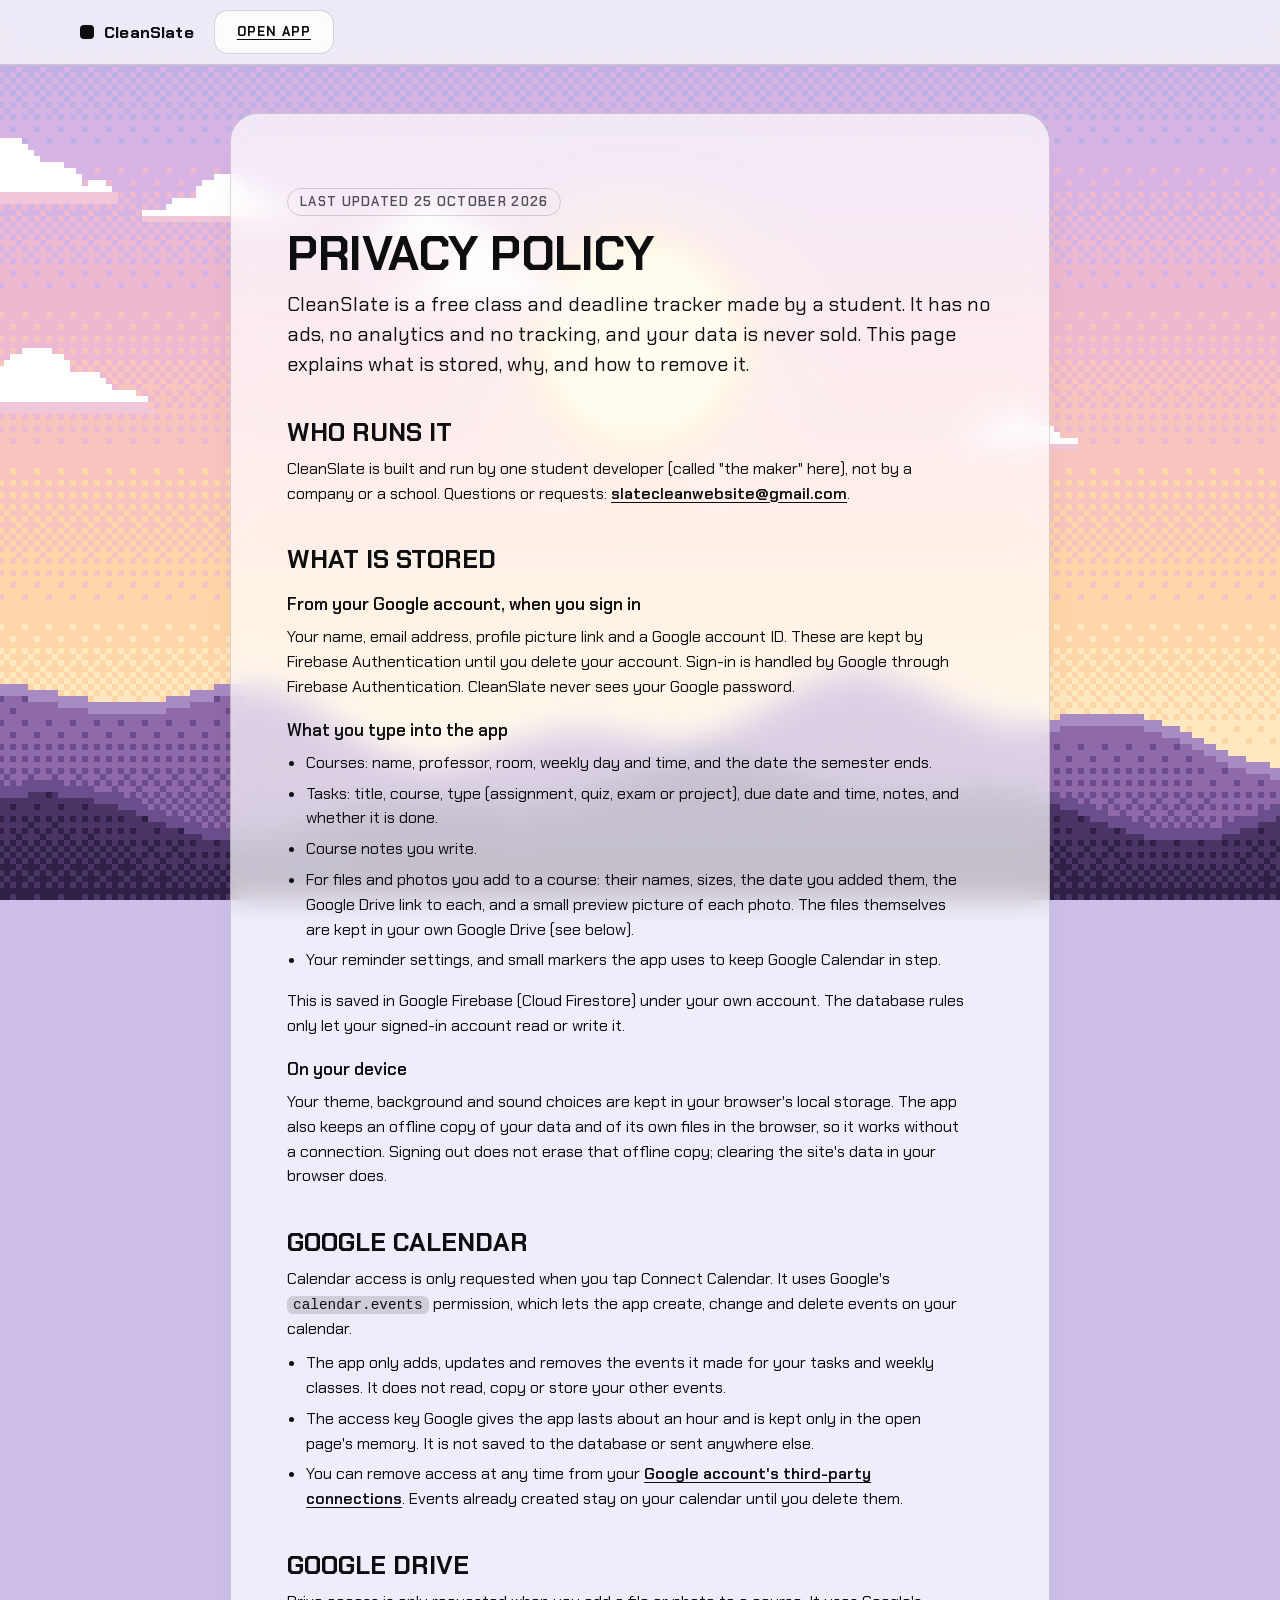
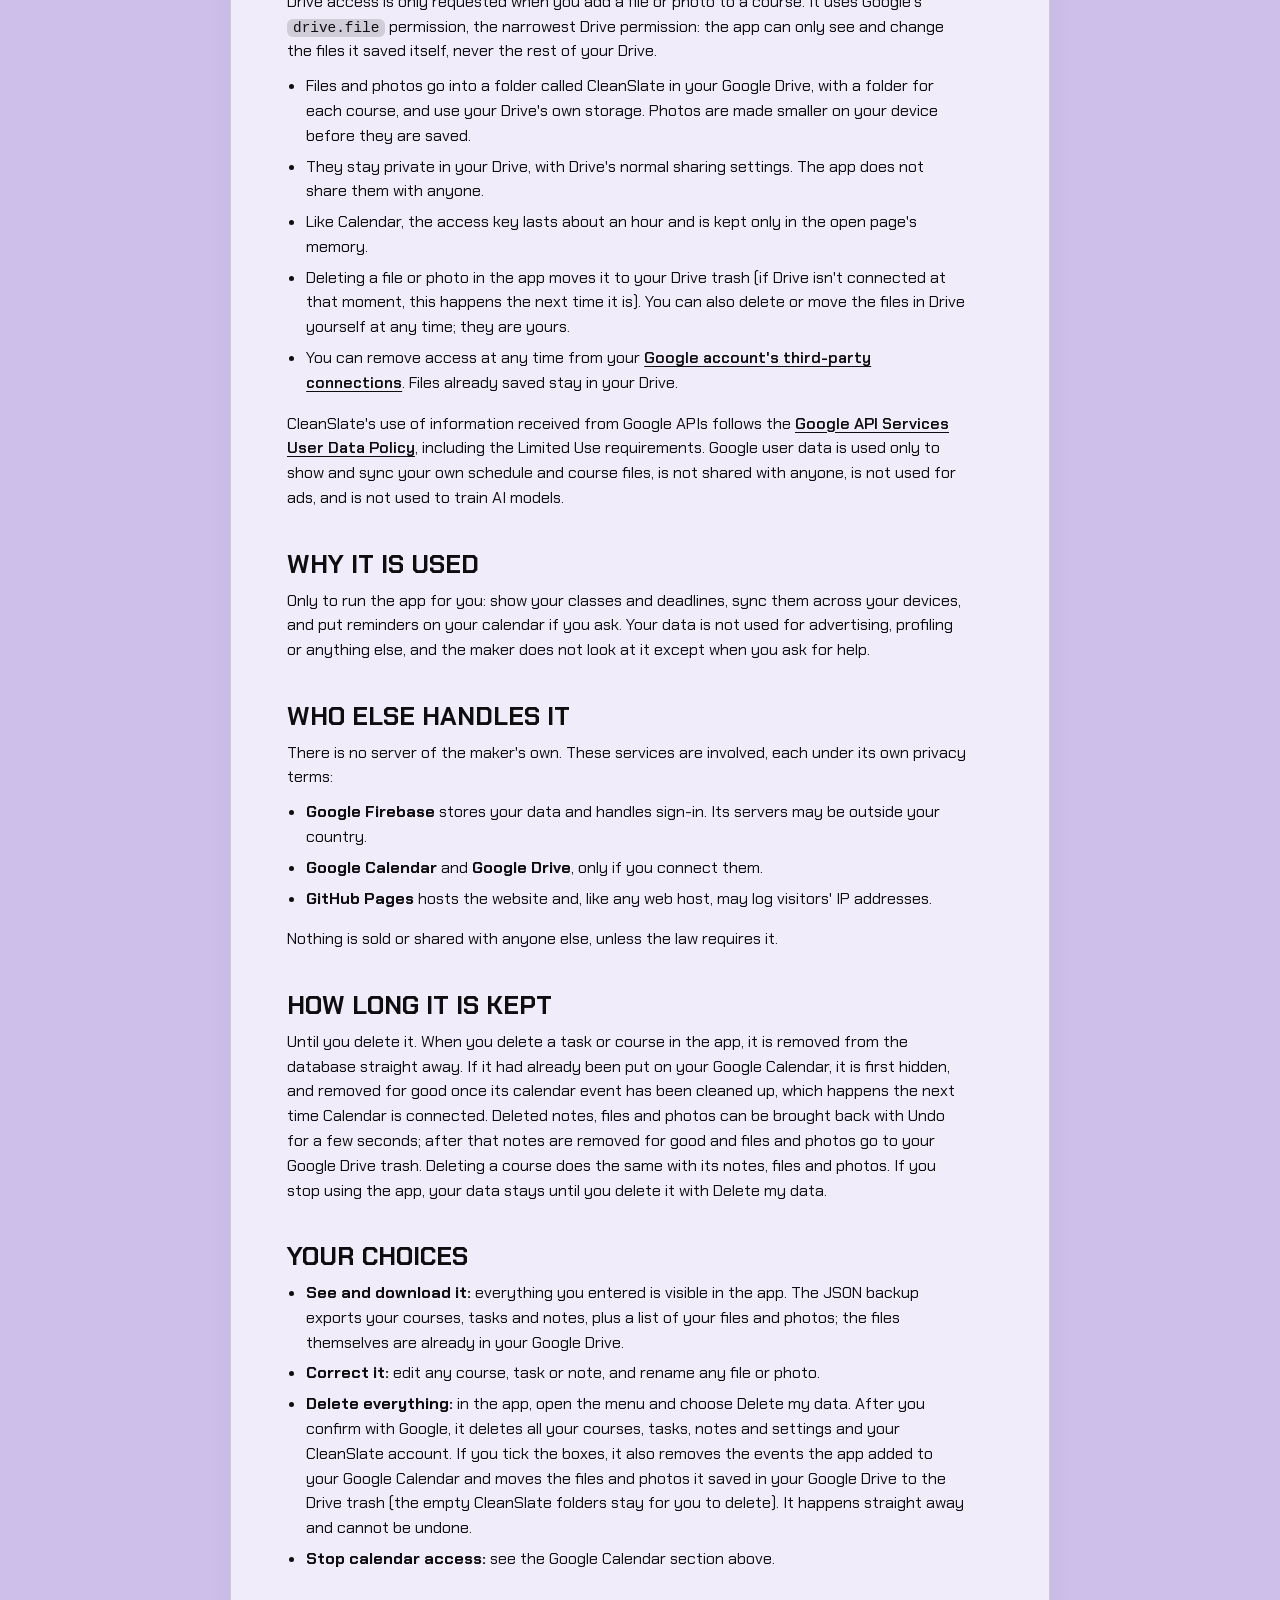
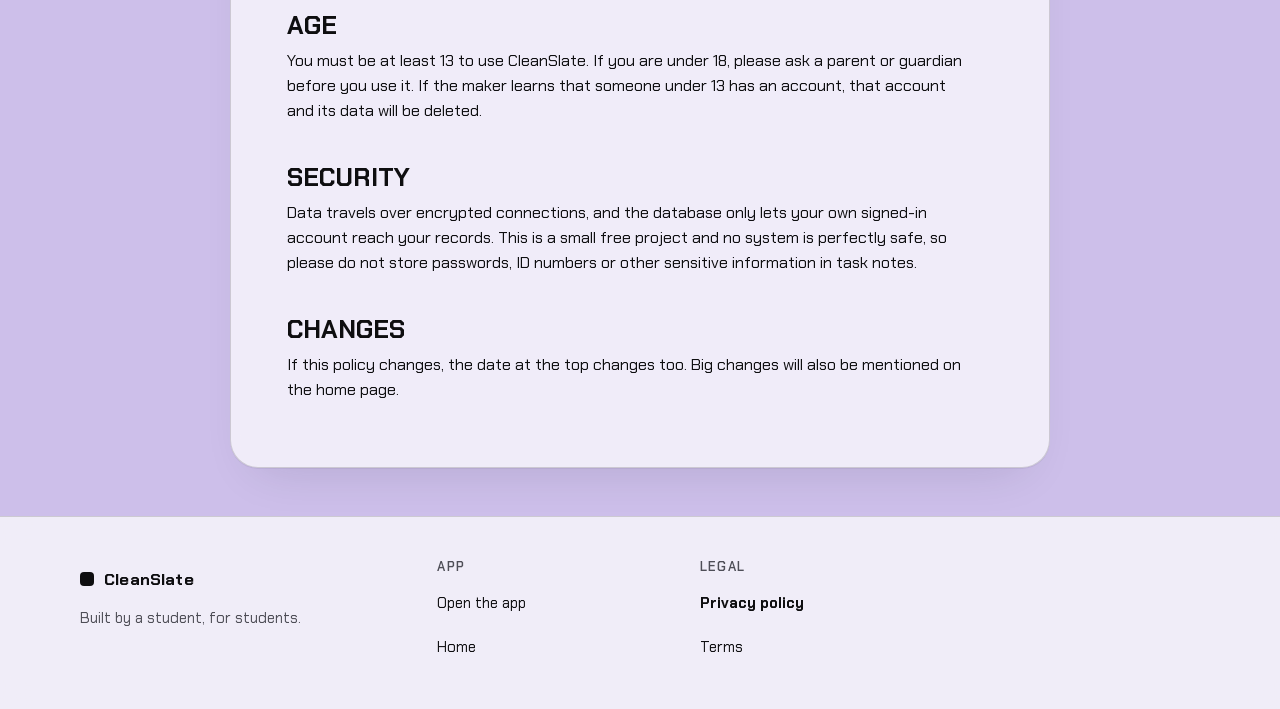
<file: privacy.html>
<!doctype html>
<html lang="en"><head><meta charset="utf-8">
<meta name="viewport" content="width=device-width,initial-scale=1,viewport-fit=cover">
<title>Privacy policy – CleanSlate</title>
<meta name="description" content="What CleanSlate stores, why, who else handles it, and how to delete it.">
<meta name="theme-color" content="#BFB0E6">
<link rel="icon" href="icon-192.png"><link rel="apple-touch-icon" href="icon-180.png">
<link rel="preload" href="fonts/chakra-petch-400-latin.woff2" as="font" type="font/woff2" crossorigin><link rel="preload" href="fonts/chakra-petch-600-latin.woff2" as="font" type="font/woff2" crossorigin><link rel="preload" href="fonts/chakra-petch-700-latin.woff2" as="font" type="font/woff2" crossorigin>
<script>(function(){var d=document.documentElement,t;try{t=localStorage.getItem("dl-theme")}catch(e){}if(t!=="light"&&t!=="dark")t=matchMedia("(prefers-color-scheme: dark)").matches?"dark":"light";d.dataset.theme=t})()</script>
<link rel="stylesheet" href="landing.css">
</head>
<body>
<header class="top">
 <div class="wrap bar">
  <a class="logo" href="index.html"><i class="mark" aria-hidden="true"></i>CleanSlate</a>
  <div class="acts"><a class="btn ghost" href="app.html">Open app</a></div>
 </div>
</header>
<main class="wrap legal">
<article class="slab sec">
 <p class="ex-tag">Last updated 25 October 2026</p>
 <h1>Privacy policy</h1>
 <p class="lede">CleanSlate is a free class and deadline tracker made by a student. It has no ads, no analytics and no tracking, and your data is never sold. This page explains what is stored, why, and how to remove it.</p>

 <h2>Who runs it</h2>
 <p>CleanSlate is built and run by one student developer (called "the maker" here), not by a company or a school. Questions or requests: <a href="mailto:slatecleanwebsite@gmail.com">slatecleanwebsite@gmail.com</a>.</p>

 <h2>What is stored</h2>
 <h3>From your Google account, when you sign in</h3>
 <p>Your name, email address, profile picture link and a Google account ID. These are kept by Firebase Authentication until you delete your account. Sign-in is handled by Google through Firebase Authentication. CleanSlate never sees your Google password.</p>
 <h3>What you type into the app</h3>
 <ul>
  <li>Courses: name, professor, room, weekly day and time, and the date the semester ends.</li>
  <li>Tasks: title, course, type (assignment, quiz, exam or project), due date and time, notes, and whether it is done.</li>
  <li>Course notes you write.</li>
  <li>For files and photos you add to a course: their names, sizes, the date you added them, the Google Drive link to each, and a small preview picture of each photo. The files themselves are kept in your own Google Drive (see below).</li>
  <li>Your reminder settings, and small markers the app uses to keep Google Calendar in step.</li>
 </ul>
 <p>This is saved in Google Firebase (Cloud Firestore) under your own account. The database rules only let your signed-in account read or write it.</p>
 <h3>On your device</h3>
 <p>Your theme, background and sound choices are kept in your browser's local storage. The app also keeps an offline copy of your data and of its own files in the browser, so it works without a connection. Signing out does not erase that offline copy; clearing the site's data in your browser does.</p>

 <h2>Google Calendar</h2>
 <p>Calendar access is only requested when you tap Connect Calendar. It uses Google's <code>calendar.events</code> permission, which lets the app create, change and delete events on your calendar.</p>
 <ul>
  <li>The app only adds, updates and removes the events it made for your tasks and weekly classes. It does not read, copy or store your other events.</li>
  <li>The access key Google gives the app lasts about an hour and is kept only in the open page's memory. It is not saved to the database or sent anywhere else.</li>
  <li>You can remove access at any time from your <a href="https://myaccount.google.com/connections" rel="noopener">Google account's third-party connections</a>. Events already created stay on your calendar until you delete them.</li>
 </ul>
 <h2>Google Drive</h2>
 <p>Drive access is only requested when you add a file or photo to a course. It uses Google's <code>drive.file</code> permission, the narrowest Drive permission: the app can only see and change the files it saved itself, never the rest of your Drive.</p>
 <ul>
  <li>Files and photos go into a folder called CleanSlate in your Google Drive, with a folder for each course, and use your Drive's own storage. Photos are made smaller on your device before they are saved.</li>
  <li>They stay private in your Drive, with Drive's normal sharing settings. The app does not share them with anyone.</li>
  <li>Like Calendar, the access key lasts about an hour and is kept only in the open page's memory.</li>
  <li>Deleting a file or photo in the app moves it to your Drive trash (if Drive isn't connected at that moment, this happens the next time it is). You can also delete or move the files in Drive yourself at any time; they are yours.</li>
  <li>You can remove access at any time from your <a href="https://myaccount.google.com/connections" rel="noopener">Google account's third-party connections</a>. Files already saved stay in your Drive.</li>
 </ul>
 <p>CleanSlate's use of information received from Google APIs follows the <a href="https://developers.google.com/terms/api-services-user-data-policy" rel="noopener">Google API Services User Data Policy</a>, including the Limited Use requirements. Google user data is used only to show and sync your own schedule and course files, is not shared with anyone, is not used for ads, and is not used to train AI models.</p>

 <h2>Why it is used</h2>
 <p>Only to run the app for you: show your classes and deadlines, sync them across your devices, and put reminders on your calendar if you ask. Your data is not used for advertising, profiling or anything else, and the maker does not look at it except when you ask for help.</p>

 <h2>Who else handles it</h2>
 <p>There is no server of the maker's own. These services are involved, each under its own privacy terms:</p>
 <ul>
  <li><b>Google Firebase</b> stores your data and handles sign-in. Its servers may be outside your country.</li>
  <li><b>Google Calendar</b> and <b>Google Drive</b>, only if you connect them.</li>
  <li><b>GitHub Pages</b> hosts the website and, like any web host, may log visitors' IP addresses.</li>
 </ul>
 <p>Nothing is sold or shared with anyone else, unless the law requires it.</p>

 <h2>How long it is kept</h2>
 <p>Until you delete it. When you delete a task or course in the app, it is removed from the database straight away. If it had already been put on your Google Calendar, it is first hidden, and removed for good once its calendar event has been cleaned up, which happens the next time Calendar is connected. Deleted notes, files and photos can be brought back with Undo for a few seconds; after that notes are removed for good and files and photos go to your Google Drive trash. Deleting a course does the same with its notes, files and photos. If you stop using the app, your data stays until you delete it with Delete my data.</p>

 <h2>Your choices</h2>
 <ul>
  <li><b>See and download it:</b> everything you entered is visible in the app. The JSON backup exports your courses, tasks and notes, plus a list of your files and photos; the files themselves are already in your Google Drive.</li>
  <li><b>Correct it:</b> edit any course, task or note, and rename any file or photo.</li>
  <li><b>Delete everything:</b> in the app, open the menu and choose Delete my data. After you confirm with Google, it deletes all your courses, tasks, notes and settings and your CleanSlate account. If you tick the boxes, it also removes the events the app added to your Google Calendar and moves the files and photos it saved in your Google Drive to the Drive trash (the empty CleanSlate folders stay for you to delete). It happens straight away and cannot be undone.</li>
  <li><b>Stop calendar access:</b> see the Google Calendar section above.</li>
 </ul>

 <h2>Age</h2>
 <p>You must be at least 13 to use CleanSlate. If you are under 18, please ask a parent or guardian before you use it. If the maker learns that someone under 13 has an account, that account and its data will be deleted.</p>

 <h2>Security</h2>
 <p>Data travels over encrypted connections, and the database only lets your own signed-in account reach your records. This is a small free project and no system is perfectly safe, so please do not store passwords, ID numbers or other sensitive information in task notes.</p>

 <h2>Changes</h2>
 <p>If this policy changes, the date at the top changes too. Big changes will also be mentioned on the home page.</p>
</article>
</main>
<footer class="foot"><div class="wrap fgrid">
 <div><a class="logo" href="index.html"><i class="mark" aria-hidden="true"></i>CleanSlate</a><p class="fnote">Built by a student, for students.</p></div>
 <div><p class="fh">App</p><a href="app.html">Open the app</a><a href="index.html">Home</a></div>
 <div><p class="fh">Legal</p><a href="privacy.html" aria-current="page">Privacy policy</a><a href="terms.html">Terms</a></div>
</div></footer>
<script type="module" src="sky.js"></script>
</body></html>
</file>
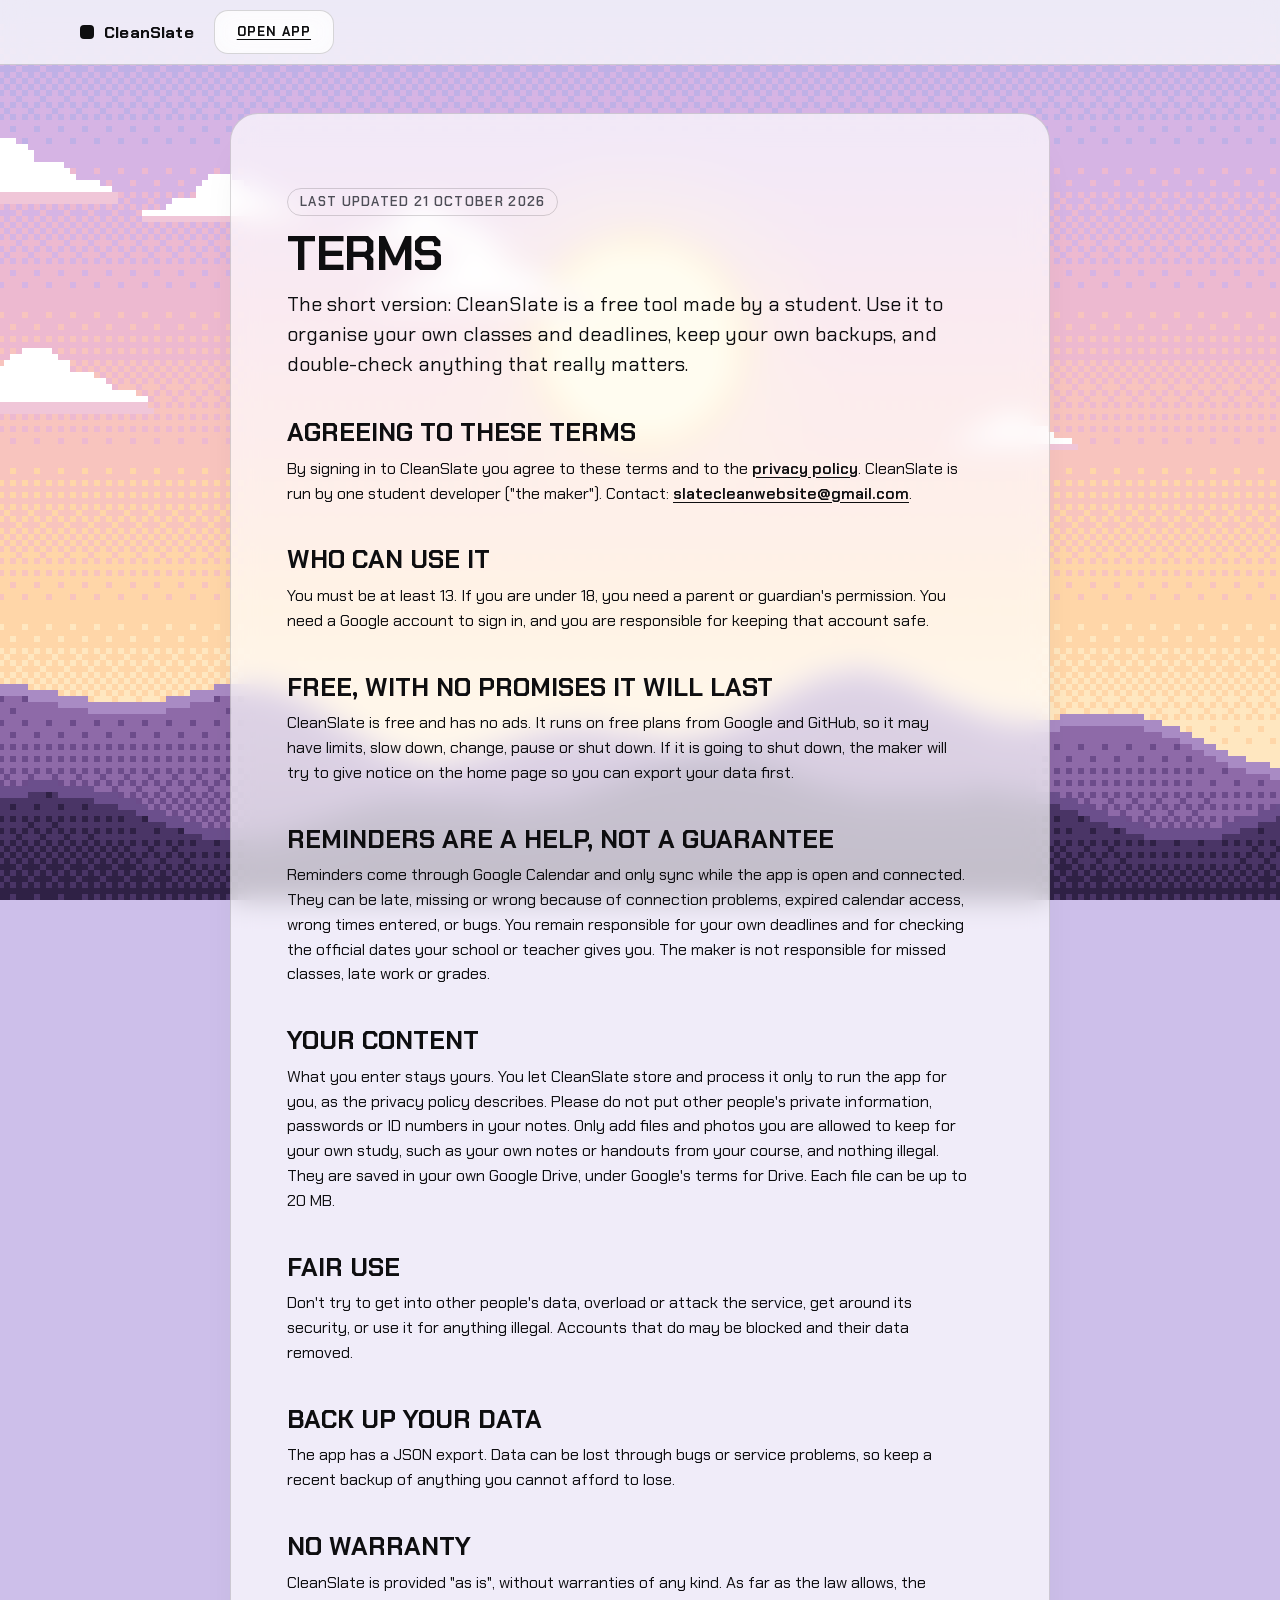
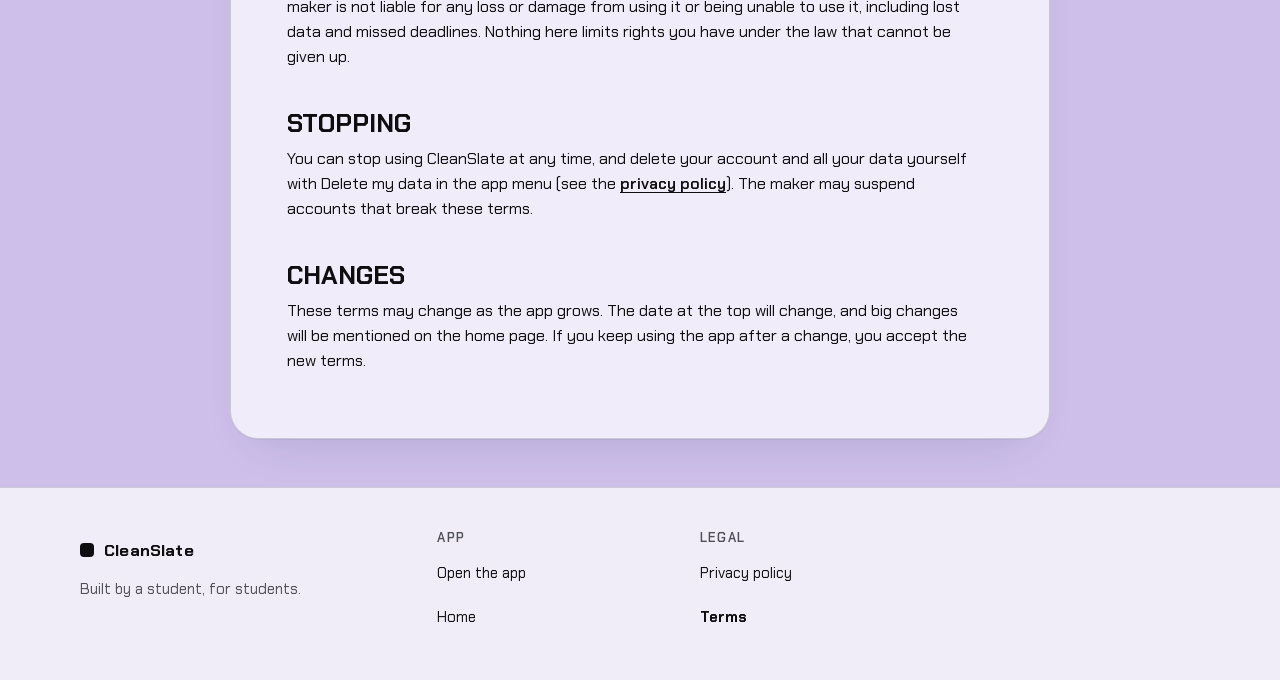
<file: terms.html>
<!doctype html>
<html lang="en"><head><meta charset="utf-8">
<meta name="viewport" content="width=device-width,initial-scale=1,viewport-fit=cover">
<title>Terms – CleanSlate</title>
<meta name="description" content="The plain-language terms for using CleanSlate.">
<meta name="theme-color" content="#BFB0E6">
<link rel="icon" href="icon-192.png"><link rel="apple-touch-icon" href="icon-180.png">
<link rel="preload" href="fonts/chakra-petch-400-latin.woff2" as="font" type="font/woff2" crossorigin><link rel="preload" href="fonts/chakra-petch-600-latin.woff2" as="font" type="font/woff2" crossorigin><link rel="preload" href="fonts/chakra-petch-700-latin.woff2" as="font" type="font/woff2" crossorigin>
<script>(function(){var d=document.documentElement,t;try{t=localStorage.getItem("dl-theme")}catch(e){}if(t!=="light"&&t!=="dark")t=matchMedia("(prefers-color-scheme: dark)").matches?"dark":"light";d.dataset.theme=t})()</script>
<link rel="stylesheet" href="landing.css">
</head>
<body>
<header class="top">
 <div class="wrap bar">
  <a class="logo" href="index.html"><i class="mark" aria-hidden="true"></i>CleanSlate</a>
  <div class="acts"><a class="btn ghost" href="app.html">Open app</a></div>
 </div>
</header>
<main class="wrap legal">
<article class="slab sec">
 <p class="ex-tag">Last updated 21 October 2026</p>
 <h1>Terms</h1>
 <p class="lede">The short version: CleanSlate is a free tool made by a student. Use it to organise your own classes and deadlines, keep your own backups, and double-check anything that really matters.</p>

 <h2>Agreeing to these terms</h2>
 <p>By signing in to CleanSlate you agree to these terms and to the <a href="privacy.html">privacy policy</a>. CleanSlate is run by one student developer ("the maker"). Contact: <a href="mailto:slatecleanwebsite@gmail.com">slatecleanwebsite@gmail.com</a>.</p>

 <h2>Who can use it</h2>
 <p>You must be at least 13. If you are under 18, you need a parent or guardian's permission. You need a Google account to sign in, and you are responsible for keeping that account safe.</p>

 <h2>Free, with no promises it will last</h2>
 <p>CleanSlate is free and has no ads. It runs on free plans from Google and GitHub, so it may have limits, slow down, change, pause or shut down. If it is going to shut down, the maker will try to give notice on the home page so you can export your data first.</p>

 <h2>Reminders are a help, not a guarantee</h2>
 <p>Reminders come through Google Calendar and only sync while the app is open and connected. They can be late, missing or wrong because of connection problems, expired calendar access, wrong times entered, or bugs. You remain responsible for your own deadlines and for checking the official dates your school or teacher gives you. The maker is not responsible for missed classes, late work or grades.</p>

 <h2>Your content</h2>
 <p>What you enter stays yours. You let CleanSlate store and process it only to run the app for you, as the privacy policy describes. Please do not put other people's private information, passwords or ID numbers in your notes. Only add files and photos you are allowed to keep for your own study, such as your own notes or handouts from your course, and nothing illegal. They are saved in your own Google Drive, under Google's terms for Drive. Each file can be up to 20 MB.</p>

 <h2>Fair use</h2>
 <p>Don't try to get into other people's data, overload or attack the service, get around its security, or use it for anything illegal. Accounts that do may be blocked and their data removed.</p>

 <h2>Back up your data</h2>
 <p>The app has a JSON export. Data can be lost through bugs or service problems, so keep a recent backup of anything you cannot afford to lose.</p>

 <h2>No warranty</h2>
 <p>CleanSlate is provided "as is", without warranties of any kind. As far as the law allows, the maker is not liable for any loss or damage from using it or being unable to use it, including lost data and missed deadlines. Nothing here limits rights you have under the law that cannot be given up.</p>

 <h2>Stopping</h2>
 <p>You can stop using CleanSlate at any time, and delete your account and all your data yourself with Delete my data in the app menu (see the <a href="privacy.html">privacy policy</a>). The maker may suspend accounts that break these terms.</p>

 <h2>Changes</h2>
 <p>These terms may change as the app grows. The date at the top will change, and big changes will be mentioned on the home page. If you keep using the app after a change, you accept the new terms.</p>
</article>
</main>
<footer class="foot"><div class="wrap fgrid">
 <div><a class="logo" href="index.html"><i class="mark" aria-hidden="true"></i>CleanSlate</a><p class="fnote">Built by a student, for students.</p></div>
 <div><p class="fh">App</p><a href="app.html">Open the app</a><a href="index.html">Home</a></div>
 <div><p class="fh">Legal</p><a href="privacy.html">Privacy policy</a><a href="terms.html" aria-current="page">Terms</a></div>
</div></footer>
<script type="module" src="sky.js"></script>
</body></html>
</file>
<file: landing.css>
/* Chakra Petch, served with the site (SIL Open Font License, fonts/OFL.txt); each set downloads only when its letters appear */
@font-face{font-family:'Chakra Petch';font-style:normal;font-weight:400;font-display:swap;src:url(fonts/chakra-petch-400-latin.woff2) format('woff2');unicode-range:U+0000-00FF, U+0131, U+0152-0153, U+02BB-02BC, U+02C6, U+02DA, U+02DC, U+0304, U+0308, U+0329, U+2000-206F, U+20AC, U+2122, U+2191, U+2193, U+2212, U+2215, U+FEFF, U+FFFD}
@font-face{font-family:'Chakra Petch';font-style:normal;font-weight:400;font-display:swap;src:url(fonts/chakra-petch-400-latin-ext.woff2) format('woff2');unicode-range:U+0100-02BA, U+02BD-02C5, U+02C7-02CC, U+02CE-02D7, U+02DD-02FF, U+0304, U+0308, U+0329, U+1D00-1DBF, U+1E00-1E9F, U+1EF2-1EFF, U+2020, U+20A0-20AB, U+20AD-20C4, U+2113, U+2C60-2C7F, U+A720-A7FF}
@font-face{font-family:'Chakra Petch';font-style:normal;font-weight:400;font-display:swap;src:url(fonts/chakra-petch-400-vietnamese.woff2) format('woff2');unicode-range:U+0102-0103, U+0110-0111, U+0128-0129, U+0168-0169, U+01A0-01A1, U+01AF-01B0, U+0300-0301, U+0303-0304, U+0308-0309, U+0323, U+0329, U+1EA0-1EF9, U+20AB}
@font-face{font-family:'Chakra Petch';font-style:normal;font-weight:500;font-display:swap;src:url(fonts/chakra-petch-500-latin.woff2) format('woff2');unicode-range:U+0000-00FF, U+0131, U+0152-0153, U+02BB-02BC, U+02C6, U+02DA, U+02DC, U+0304, U+0308, U+0329, U+2000-206F, U+20AC, U+2122, U+2191, U+2193, U+2212, U+2215, U+FEFF, U+FFFD}
@font-face{font-family:'Chakra Petch';font-style:normal;font-weight:500;font-display:swap;src:url(fonts/chakra-petch-500-latin-ext.woff2) format('woff2');unicode-range:U+0100-02BA, U+02BD-02C5, U+02C7-02CC, U+02CE-02D7, U+02DD-02FF, U+0304, U+0308, U+0329, U+1D00-1DBF, U+1E00-1E9F, U+1EF2-1EFF, U+2020, U+20A0-20AB, U+20AD-20C4, U+2113, U+2C60-2C7F, U+A720-A7FF}
@font-face{font-family:'Chakra Petch';font-style:normal;font-weight:500;font-display:swap;src:url(fonts/chakra-petch-500-vietnamese.woff2) format('woff2');unicode-range:U+0102-0103, U+0110-0111, U+0128-0129, U+0168-0169, U+01A0-01A1, U+01AF-01B0, U+0300-0301, U+0303-0304, U+0308-0309, U+0323, U+0329, U+1EA0-1EF9, U+20AB}
@font-face{font-family:'Chakra Petch';font-style:normal;font-weight:600;font-display:swap;src:url(fonts/chakra-petch-600-latin.woff2) format('woff2');unicode-range:U+0000-00FF, U+0131, U+0152-0153, U+02BB-02BC, U+02C6, U+02DA, U+02DC, U+0304, U+0308, U+0329, U+2000-206F, U+20AC, U+2122, U+2191, U+2193, U+2212, U+2215, U+FEFF, U+FFFD}
@font-face{font-family:'Chakra Petch';font-style:normal;font-weight:600;font-display:swap;src:url(fonts/chakra-petch-600-latin-ext.woff2) format('woff2');unicode-range:U+0100-02BA, U+02BD-02C5, U+02C7-02CC, U+02CE-02D7, U+02DD-02FF, U+0304, U+0308, U+0329, U+1D00-1DBF, U+1E00-1E9F, U+1EF2-1EFF, U+2020, U+20A0-20AB, U+20AD-20C4, U+2113, U+2C60-2C7F, U+A720-A7FF}
@font-face{font-family:'Chakra Petch';font-style:normal;font-weight:600;font-display:swap;src:url(fonts/chakra-petch-600-vietnamese.woff2) format('woff2');unicode-range:U+0102-0103, U+0110-0111, U+0128-0129, U+0168-0169, U+01A0-01A1, U+01AF-01B0, U+0300-0301, U+0303-0304, U+0308-0309, U+0323, U+0329, U+1EA0-1EF9, U+20AB}
@font-face{font-family:'Chakra Petch';font-style:normal;font-weight:700;font-display:swap;src:url(fonts/chakra-petch-700-latin.woff2) format('woff2');unicode-range:U+0000-00FF, U+0131, U+0152-0153, U+02BB-02BC, U+02C6, U+02DA, U+02DC, U+0304, U+0308, U+0329, U+2000-206F, U+20AC, U+2122, U+2191, U+2193, U+2212, U+2215, U+FEFF, U+FFFD}
@font-face{font-family:'Chakra Petch';font-style:normal;font-weight:700;font-display:swap;src:url(fonts/chakra-petch-700-latin-ext.woff2) format('woff2');unicode-range:U+0100-02BA, U+02BD-02C5, U+02C7-02CC, U+02CE-02D7, U+02DD-02FF, U+0304, U+0308, U+0329, U+1D00-1DBF, U+1E00-1E9F, U+1EF2-1EFF, U+2020, U+20A0-20AB, U+20AD-20C4, U+2113, U+2C60-2C7F, U+A720-A7FF}
@font-face{font-family:'Chakra Petch';font-style:normal;font-weight:700;font-display:swap;src:url(fonts/chakra-petch-700-vietnamese.woff2) format('woff2');unicode-range:U+0102-0103, U+0110-0111, U+0128-0129, U+0168-0169, U+01A0-01A1, U+01AF-01B0, U+0300-0301, U+0303-0304, U+0308-0309, U+0323, U+0329, U+1EA0-1EF9, U+20AB}
/* CleanSlate landing: the app's slate look (monochrome, glass, inverted) over the shared pixel sky */
@property --bg{syntax:'<color>';inherits:true;initial-value:#CDBFEA}
@property --card{syntax:'<color>';inherits:true;initial-value:rgba(255,255,255,.7)}
@property --solid{syntax:'<color>';inherits:true;initial-value:#FAFAFB}
@property --ink{syntax:'<color>';inherits:true;initial-value:#0E0E10}
@property --mut{syntax:'<color>';inherits:true;initial-value:#4E4E57}
@property --ln{syntax:'<color>';inherits:true;initial-value:rgba(14,14,16,.16)}
@property --inv{syntax:'<color>';inherits:true;initial-value:#0E0E10}
@property --on{syntax:'<color>';inherits:true;initial-value:#F6F6F8}
@property --seg{syntax:'<color>';inherits:true;initial-value:rgba(14,14,16,.14)}
:root{--bg:#CDBFEA;--card:rgba(255,255,255,.7);--solid:#FAFAFB;--ink:#0E0E10;--mut:#4E4E57;--ln:rgba(14,14,16,.16);--inv:#0E0E10;--on:#F6F6F8;--seg:rgba(14,14,16,.14);--sh1:rgba(20,20,40,.06);--sh2:rgba(20,20,40,.16);--f:'Chakra Petch',system-ui,-apple-system,'Segoe UI',sans-serif;--hh:65px;color-scheme:light;--late:#AE2418}
:root[data-theme="dark"]{--bg:#070A1F;--card:rgba(12,16,44,.7);--solid:#16161A;--ink:#F3F3F5;--mut:#A3A3AD;--ln:rgba(255,255,255,.16);--inv:#F3F3F5;--on:#0B0B0D;--seg:rgba(255,255,255,.14);--sh1:rgba(0,0,0,.35);--sh2:rgba(0,0,0,.5);color-scheme:dark;--late:#FF7A6E}
html{background:var(--bg);-webkit-text-size-adjust:100%;scroll-behavior:smooth;scroll-padding-top:calc(var(--hh) + env(safe-area-inset-top) + 16px);scrollbar-color:color-mix(in srgb,var(--ink) 35%,transparent) transparent;transition-property:--bg,--card,--solid,--ink,--mut,--ln,--inv,--on,--seg;transition-duration:2s;transition-timing-function:cubic-bezier(.65,0,.35,1)}
*{box-sizing:border-box;-webkit-tap-highlight-color:transparent}
body{margin:0;min-height:100dvh;background:transparent;color:var(--ink);font:400 1rem/1.55 var(--f);overflow-x:hidden;display:flex;flex-direction:column}
main{flex:1}
#sky{position:fixed;left:0;top:0;z-index:-1;pointer-events:none;image-rendering:crisp-edges;image-rendering:pixelated}
[hidden]{display:none!important}
::selection{background:var(--ink);color:var(--on)}
a{color:inherit;text-underline-offset:.2em}
:focus-visible{outline:2px solid var(--ink);outline-offset:3px;border-radius:8px}
.wrap{width:min(1120px,100% - 32px);margin:0 auto}
h1,h2,h3,p{margin:0}
h1,h2{text-transform:uppercase;font-weight:700;text-wrap:balance}
h1{font-size:min(clamp(2.4rem,1.3rem + 4.8vw,4.5rem),12.5vw);line-height:1.02;letter-spacing:-.01em;overflow-wrap:break-word}
h2{font-size:min(clamp(1.7rem,1.2rem + 2vw,2.5rem),11vw);line-height:1.08;overflow-wrap:break-word}
h3{font-size:1.15rem;line-height:1.25;font-weight:600}
p{max-width:62ch}

/* header */
.top{position:sticky;top:0;z-index:20;padding-top:env(safe-area-inset-top);background:color-mix(in srgb,var(--solid) 78%,transparent);-webkit-backdrop-filter:blur(14px);backdrop-filter:blur(14px);border-bottom:1px solid var(--ln)}
.bar{display:flex;align-items:center;gap:12px;min-height:64px}
.logo{min-width:0;display:inline-flex;align-items:center;gap:10px;min-height:44px;font-weight:700;font-size:1.05rem;letter-spacing:.01em;text-decoration:none}
.mark{width:14px;height:14px;border-radius:4px;background:var(--ink);display:inline-block}
.links{display:none;margin-left:auto;gap:4px}
.links a{display:inline-flex;align-items:center;min-height:44px;padding:0 14px;border-radius:12px;font-size:.8125rem;font-weight:600;letter-spacing:.1em;text-transform:uppercase;text-decoration:none;color:var(--mut);transition:background .2s,color .2s}
.links a:hover{background:var(--seg);color:var(--ink)}
.acts{display:flex;align-items:center;gap:8px;margin-left:auto}
.icb{flex:none;width:44px;height:44px;border-radius:50%;border:1px solid var(--ln);background:var(--card);-webkit-backdrop-filter:blur(12px);backdrop-filter:blur(12px);display:grid;place-items:center;padding:0;color:var(--ink);cursor:pointer;transition:background .2s,transform .2s}
.icb:hover{background:var(--seg)}
.icb:active{transform:scale(.96)}
.icb svg{width:18px;height:18px}
.bar .hbtn{padding:0 14px;white-space:nowrap}
/* On the narrowest phones or with very large text the header keeps the logo and menu; sign-in stays in the menu and the page */
.top{container:top/inline-size}
@container top (max-width:21em){.bar .hbtn{display:none}}
.mnav{position:absolute;left:0;right:0;top:100%;background:color-mix(in srgb,var(--solid) 94%,transparent);-webkit-backdrop-filter:blur(14px);backdrop-filter:blur(14px);border-bottom:1px solid var(--ln);box-shadow:0 18px 32px -20px var(--sh2);padding:6px 0 16px}
.mnav .wrap{display:grid;gap:4px}
.mnav a{display:flex;align-items:center;min-height:48px;padding:0 4px;font-size:.875rem;font-weight:600;letter-spacing:.1em;text-transform:uppercase;text-decoration:none;color:var(--mut)}
.mnav a:hover{color:var(--ink)}
.mnav .btn{margin-top:8px;width:100%}
@media(min-width:640px){.bar .hbtn{padding:0 22px}}
@media(min-width:860px){.links{display:flex}.acts{margin-left:8px}.menu-btn{display:none}.mnav{display:none!important}}

/* buttons */
.btn{display:inline-flex;align-items:center;justify-content:center;min-height:48px;padding:0 22px;border-radius:14px;border:1px solid transparent;background:var(--inv);color:var(--on);font-weight:700;font-size:.8125rem;letter-spacing:.08em;text-transform:uppercase;cursor:pointer;box-shadow:0 1px 0 var(--sh1),0 10px 24px -12px var(--sh2);transition:transform .18s cubic-bezier(.16,1,.3,1),box-shadow .18s,opacity .2s}
.btn:hover{transform:translateY(-1px);box-shadow:0 1px 0 var(--sh1),0 14px 28px -12px var(--sh2)}
.btn:active{transform:translateY(0) scale(.98)}
.btn.big{min-height:54px;padding:0 28px;font-size:.875rem}
.btn.ghost{background:var(--card);color:var(--ink);border-color:var(--ln);box-shadow:none;-webkit-backdrop-filter:blur(12px);backdrop-filter:blur(12px)}
.btn.inv{background:var(--on);color:var(--inv)}
.btn:disabled{opacity:.62;cursor:progress;transform:none}
.final :focus-visible{outline-color:var(--on)}

/* hero */
.hero{display:grid;grid-template-columns:minmax(0,1fr);gap:clamp(20px,4vw,40px);padding:clamp(24px,5vw,64px) 0 clamp(24px,4vw,48px);align-items:stretch}
@media(min-width:900px){.hero{grid-template-columns:1.2fr .8fr}}
.sheet{background:var(--card);-webkit-backdrop-filter:blur(14px);backdrop-filter:blur(14px);border:1px solid var(--ln);border-radius:28px;padding:clamp(24px,4vw,52px);box-shadow:0 1px 0 var(--sh1),0 24px 48px -28px var(--sh2)}
.copy{display:flex;flex-direction:column;align-items:flex-start;justify-content:center}
.lede{margin-top:18px;font-size:clamp(1.05rem,1rem + .4vw,1.25rem);line-height:1.5}
.copy .btn{margin-top:28px}
.note{margin-top:14px;font-size:.9375rem;color:var(--mut)}
.err{margin-top:10px;font-size:.9375rem;color:var(--late);font-weight:600}
.err:empty{display:none}

/* example card */
.example{background:var(--card);-webkit-backdrop-filter:blur(14px);backdrop-filter:blur(14px);border:1px solid var(--ln);border-radius:28px;padding:clamp(20px,3vw,28px);box-shadow:0 1px 0 var(--sh1),0 24px 48px -28px var(--sh2);display:flex;flex-direction:column}
.ex-head{display:flex;justify-content:space-between;align-items:flex-start;min-height:64px}
.ex-tag{display:inline-block;border:1px solid var(--ln);border-radius:999px;padding:3px 12px;font-size:.8125rem;font-weight:600;letter-spacing:.1em;text-transform:uppercase;color:var(--mut)}
.skychip{display:grid;place-items:end}
canvas.px{image-rendering:pixelated;image-rendering:crisp-edges;display:block}
:root[data-theme="dark"] #sunC{display:none}
:root:not([data-theme="dark"]) #moonC{display:none}
.ex-title{margin-top:8px;font-size:2rem;font-weight:700;text-transform:uppercase;line-height:1}
.ex-list{list-style:none;margin:18px 0 0;padding:0;display:grid;container:exlist/inline-size}
.ex-list li{display:grid;grid-template-columns:auto 1fr auto;gap:14px;align-items:center;padding:13px 0;border-top:1px solid var(--ln)}
.ex-time{font-variant-numeric:tabular-nums;font-weight:600;color:var(--mut);min-width:3.2em}
.ex-name{font-weight:600}
.ex-chip{border:1px solid var(--ln);border-radius:999px;padding:2px 10px;font-size:.8125rem;font-weight:600;letter-spacing:.06em;text-transform:uppercase}
/* Large text: the tag moves under the name so the row fits the card */
@container exlist (max-width:15em){
 .ex-list li{grid-template-columns:auto minmax(0,1fr);grid-template-areas:"t n" "t c";row-gap:6px}
 .ex-time{grid-area:t;align-self:start}.ex-name{grid-area:n;overflow-wrap:break-word}.ex-chip{grid-area:c;justify-self:start}
}
.ex-foot{margin-top:auto;padding-top:18px;border-top:1px solid var(--ln);display:grid;gap:10px;font-size:.9375rem;color:var(--mut)}
.segs{display:flex;gap:6px}
.segs i{flex:1;height:8px;border-radius:4px;background:var(--seg)}
.segs i.on{background:var(--ink)}

/* content slab */
.slab{background:var(--card);-webkit-backdrop-filter:blur(14px);backdrop-filter:blur(14px);border:1px solid var(--ln);border-radius:28px;box-shadow:0 1px 0 var(--sh1),0 24px 48px -28px var(--sh2)}
.sec{padding:clamp(28px,5vw,64px) clamp(20px,5vw,56px)}
.sec+.sec{border-top:1px solid var(--ln)}
.why-grid{display:grid;gap:clamp(24px,4vw,48px);margin-top:clamp(20px,3vw,32px)}
@media(min-width:860px){.why-grid{grid-template-columns:1.1fr .9fr;align-items:start}}
.lead h3{font-size:clamp(1.5rem,1.2rem + 1.2vw,2rem);line-height:1.12;text-wrap:balance}
.lead p{margin-top:14px;font-size:1.125rem}
.rows{display:grid}
.row{padding:18px 0;border-top:1px solid var(--ln)}
.row:first-child{border-top:0;padding-top:0}
.row p{margin-top:6px;color:var(--mut)}
.also{margin-top:clamp(24px,4vw,40px);color:var(--mut);font-size:.9375rem}
.steps{list-style:none;margin:clamp(20px,3vw,32px) 0 0;padding:0;display:grid;gap:0}
@media(min-width:860px){.steps{grid-template-columns:repeat(3,1fr);gap:32px}}
.steps li{padding:20px 0;border-top:1px solid var(--ln);display:grid;gap:6px;align-content:start}
.steps p{color:var(--mut)}
.num{font-size:2.25rem;font-weight:700;line-height:1;font-variant-numeric:tabular-nums}
.install{margin-top:clamp(20px,3vw,36px);padding-top:24px;border-top:1px solid var(--ln)}
.inst-cols{display:grid;gap:10px;margin-top:10px}
@media(min-width:700px){.inst-cols{grid-template-columns:1fr 1fr;gap:32px}}
.inst-cols p{color:var(--mut)}
.inst-cols b{display:block;color:var(--ink);font-weight:600}
.faq h2{margin-bottom:clamp(12px,2vw,20px)}
details{border-top:1px solid var(--ln)}
details:last-of-type{border-bottom:1px solid var(--ln)}
summary{display:flex;align-items:center;justify-content:space-between;gap:16px;min-height:60px;padding:8px 0;font-size:1.0625rem;font-weight:600;cursor:pointer;list-style:none}
summary::-webkit-details-marker{display:none}
summary::after{content:"";flex:none;width:9px;height:9px;border-right:2px solid var(--ink);border-bottom:2px solid var(--ink);transform:rotate(45deg) translate(-2px,-2px);transition:transform .25s cubic-bezier(.16,1,.3,1)}
details[open] summary::after{transform:rotate(-135deg) translate(-2px,-2px)}
details p{padding:0 0 20px;color:var(--mut);max-width:68ch}

/* final CTA */
.final{margin:clamp(24px,5vw,56px) 0;background:var(--inv);color:var(--on);border-radius:28px;padding:clamp(28px,5vw,60px);display:flex;flex-wrap:wrap;gap:20px;align-items:center;justify-content:space-between}
.final h2{max-width:16ch}

/* footer */
.foot{background:color-mix(in srgb,var(--solid) 78%,transparent);-webkit-backdrop-filter:blur(14px);backdrop-filter:blur(14px);border-top:1px solid var(--ln);padding:clamp(24px,4vw,40px) 0 calc(clamp(24px,4vw,40px) + env(safe-area-inset-bottom))}
.fgrid{display:grid;gap:24px}
@media(min-width:760px){.fgrid{grid-template-columns:1.4fr 1fr 1fr 1fr}}
@media(max-width:759px){.fgrid{grid-template-columns:1fr 1fr}.fgrid>div:first-child{grid-column:1/-1}}
.fnote{margin-top:6px;color:var(--mut);font-size:.9375rem}
.fh{font-size:.8125rem;font-weight:600;letter-spacing:.1em;text-transform:uppercase;color:var(--mut);margin-bottom:4px}
.foot a:not(.logo),.soon{display:flex;align-items:center;min-height:44px;font-size:.9375rem;text-decoration:none}
.foot a:not(.logo):hover{text-decoration:underline}
.soon{color:var(--mut)}

/* legal pages */
.legal{padding:clamp(20px,4vw,48px) 0}
.legal .sec{max-width:820px;margin:0 auto}
.legal h1{margin-top:14px;font-size:clamp(2rem,1.4rem + 2.6vw,3rem)}
.legal h2{margin-top:clamp(28px,4vw,40px);font-size:clamp(1.25rem,1.1rem + .8vw,1.6rem)}
.legal h3{margin-top:20px;font-size:1.0625rem}
.legal p,.legal ul{margin-top:10px;max-width:68ch}
.legal ul{padding-left:1.2em}
.legal li+li{margin-top:6px}
.legal a{font-weight:600;overflow-wrap:anywhere}
.legal code{font-size:.9em;padding:1px 6px;border-radius:6px;background:var(--seg)}
.foot a[aria-current]{font-weight:700}
.top .acts .btn{min-height:44px}
{html{scroll-behavior:auto;transition:none}*,*::before,*::after{transition:none!important;animation:none!important}}
</file>
